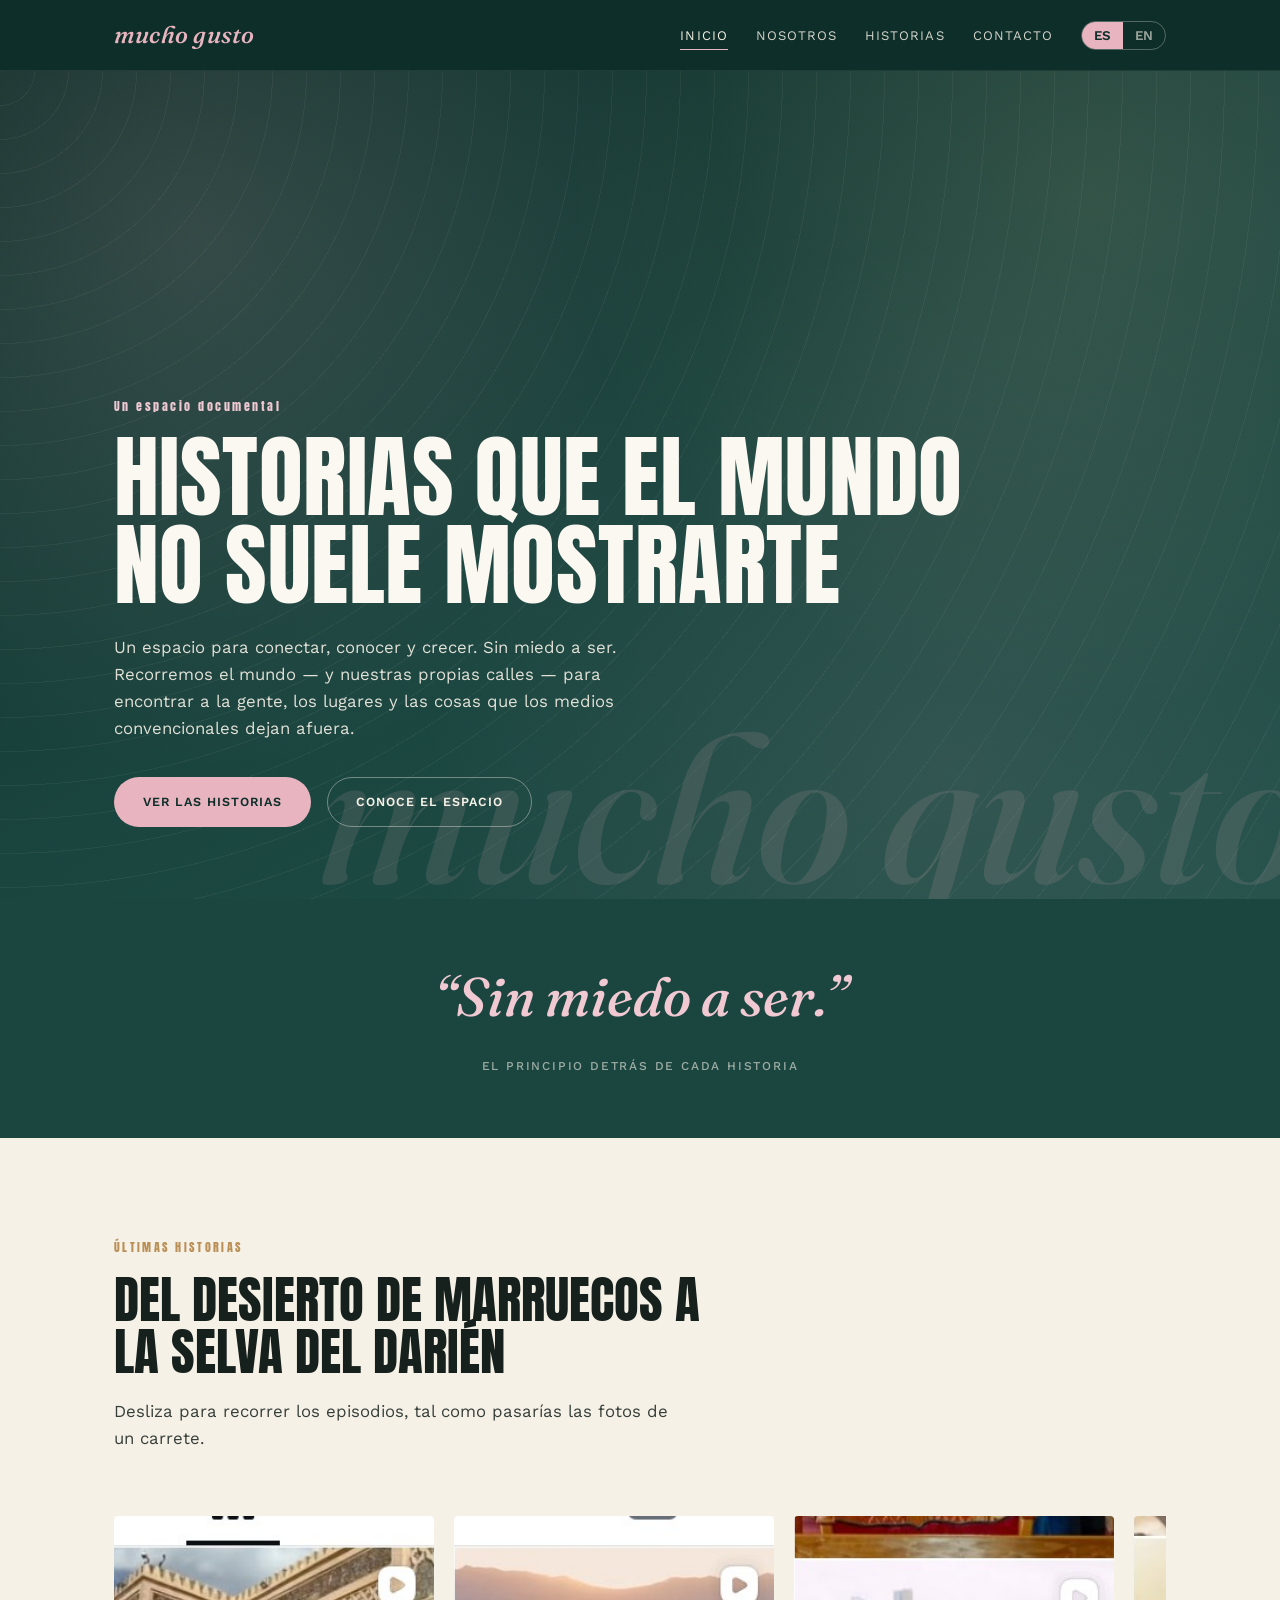
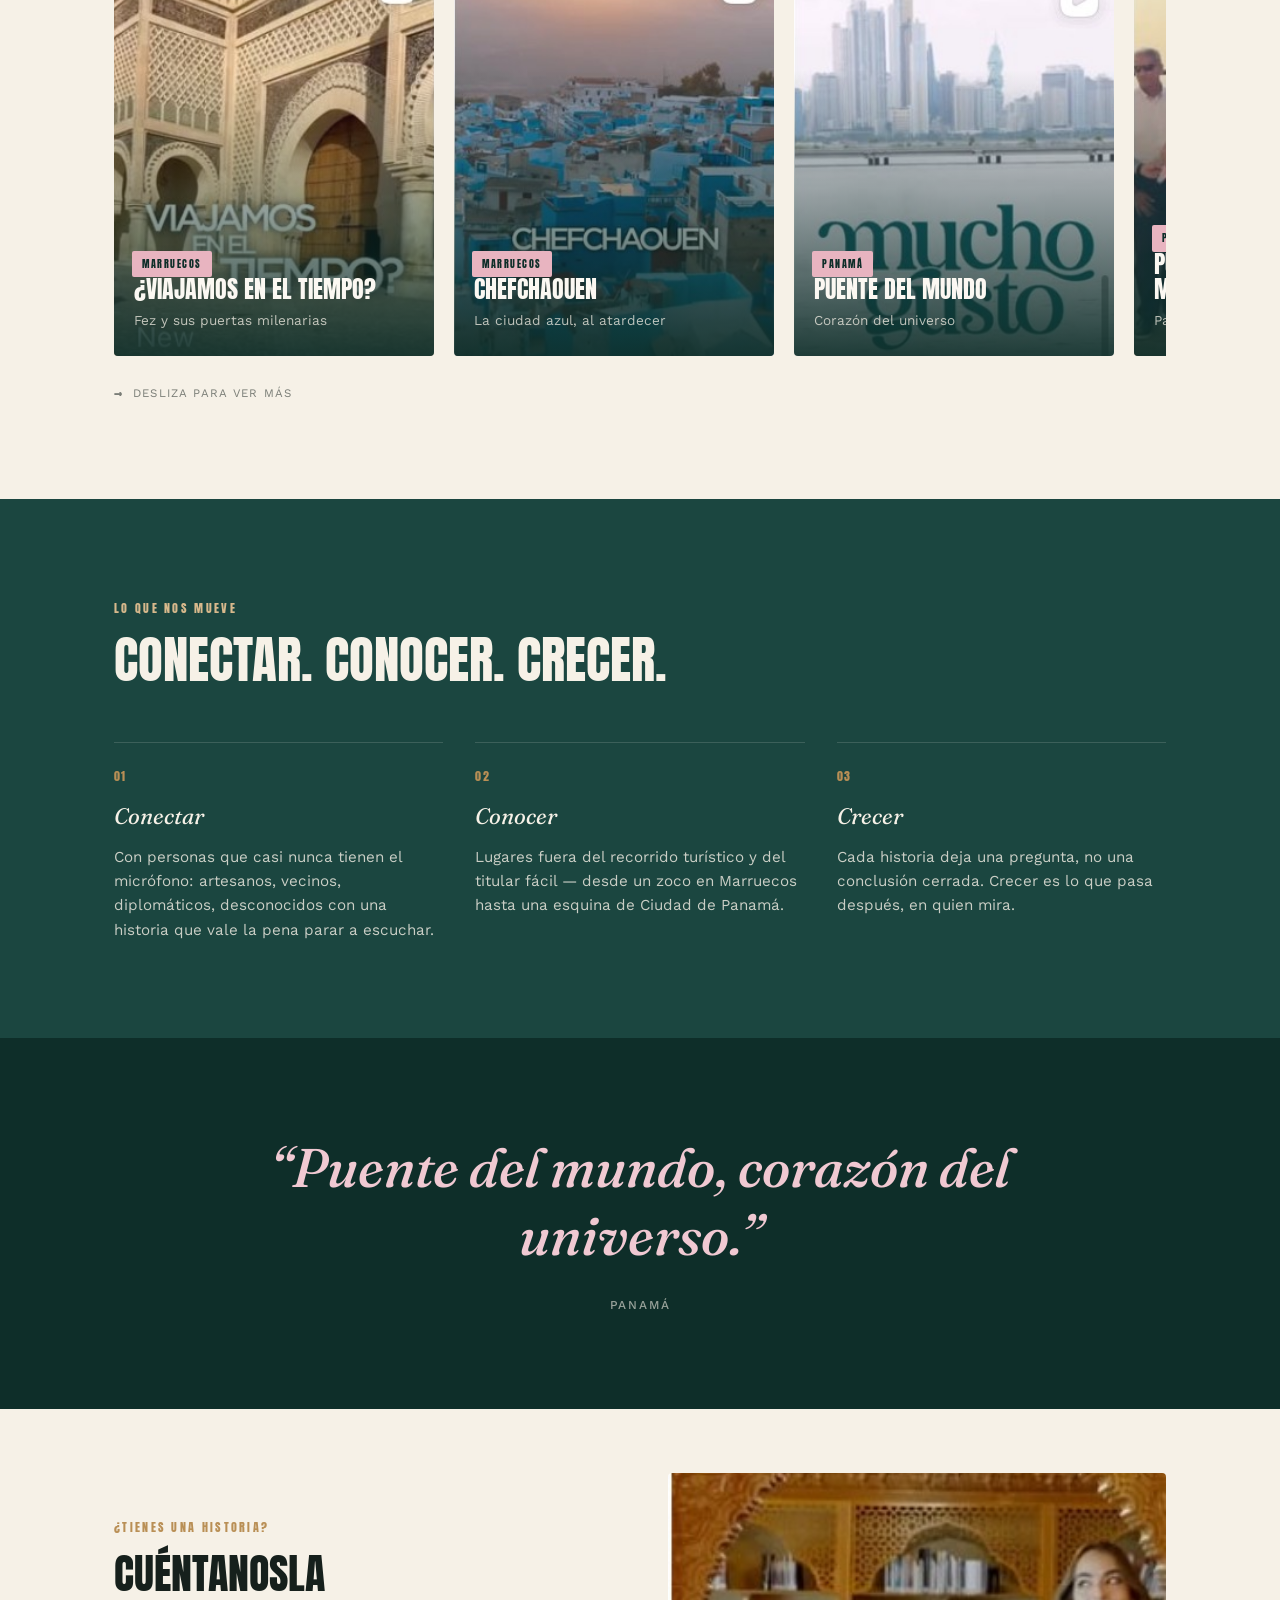
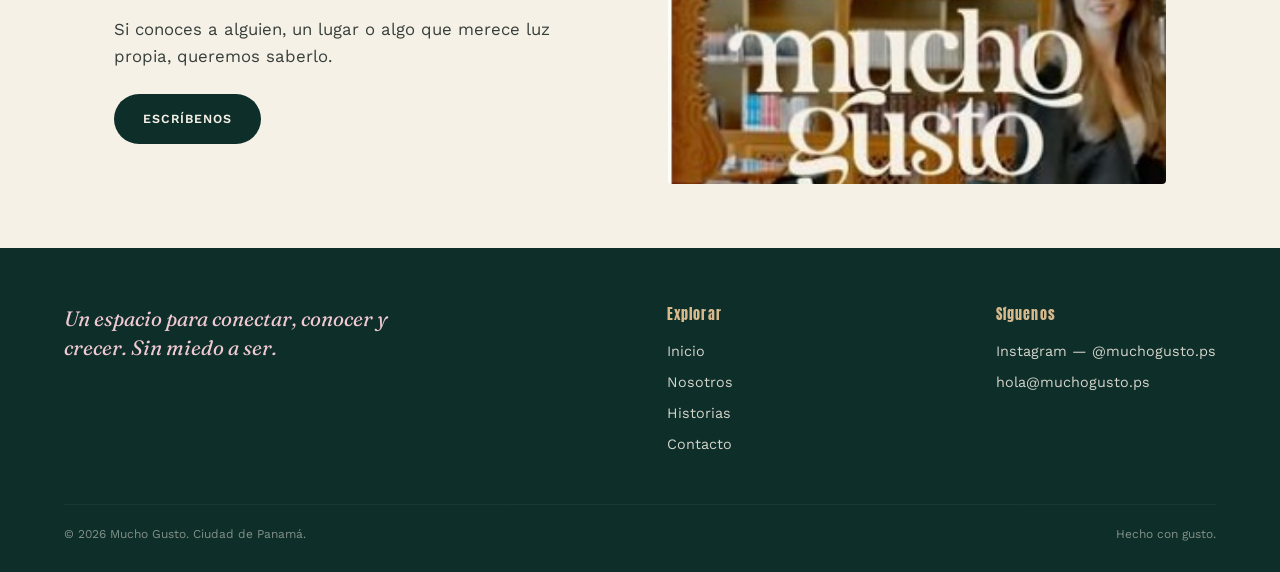
<file: index.html>
<!DOCTYPE html>
<html lang="es">
<head>
<meta charset="UTF-8">
<meta name="viewport" content="width=device-width, initial-scale=1.0">
<title>Mucho Gusto — Un espacio para conectar, conocer y crecer</title>
<meta name="description" content="Mucho Gusto shines a light on people, places and things the way conventional media doesn't.">
<link rel="preconnect" href="https://fonts.googleapis.com">
<link href="https://fonts.googleapis.com/css2?family=Fraunces:ital,wght@0,500;1,500;1,600&family=Anton&family=Work+Sans:wght@400;500;600&display=swap" rel="stylesheet">
<link rel="stylesheet" href="styles.css">
</head>
<body>

<nav class="site-nav">
  <div class="nav-inner">
    <a href="index.html" class="logo-wordmark">mucho gusto</a>
    <ul class="nav-links">
      <li><a href="index.html"><span data-es>Inicio</span><span data-en>Home</span></a></li>
      <li><a href="about.html"><span data-es>Nosotros</span><span data-en>About</span></a></li>
      <li><a href="stories.html"><span data-es>Historias</span><span data-en>Stories</span></a></li>
      <li><a href="contact.html"><span data-es>Contacto</span><span data-en>Contact</span></a></li>
      <li class="lang-toggle">
        <button data-lang="es">ES</button>
        <button data-lang="en">EN</button>
      </li>
    </ul>
    <button class="nav-toggle-btn" aria-label="Menu">&#9776;</button>
  </div>
</nav>

<header class="hero">
  <div class="hero-media hero-brand"></div>
  <span class="hero-watermark">mucho gusto</span>
  <div class="hero-content">
    <span class="eyebrow"><span data-es>Un espacio documental</span><span data-en>A documentary space</span></span>
    <h1 class="hero-headline">
      <span data-es>Historias que el mundo no suele mostrarte</span>
      <span data-en>Stories the world doesn't usually show you</span>
    </h1>
    <p class="hero-sub">
      <span data-es>Un espacio para conectar, conocer y crecer. Sin miedo a ser. Recorremos el mundo — y nuestras propias calles — para encontrar a la gente, los lugares y las cosas que los medios convencionales dejan afuera.</span>
      <span data-en>A space to connect, get to know, and grow. Unafraid to be. We travel the world — and our own streets — to find the people, places, and things conventional media leaves out.</span>
    </p>
    <div class="hero-actions">
      <a href="stories.html" class="btn btn-primary"><span data-es>Ver las historias</span><span data-en>Watch the stories</span></a>
      <a href="about.html" class="btn btn-outline"><span data-es>Conoce el espacio</span><span data-en>Meet the space</span></a>
    </div>
  </div>
</header>

<!-- Quote slide, mirrors her IG solid-color title cards -->
<section class="section-teal section-tight">
  <div class="wrap">
    <p class="quote-slide">
      <span data-es>&ldquo;Sin miedo a ser.&rdquo;</span>
      <span data-en>&ldquo;Unafraid to be.&rdquo;</span>
      <cite><span data-es>El principio detrás de cada historia</span><span data-en>The principle behind every story</span></cite>
    </p>
  </div>
</section>

<!-- Story reel — signature element -->
<section class="section-cream">
  <div class="wrap">
    <div class="section-head">
      <span class="section-eyebrow"><span data-es>Últimas historias</span><span data-en>Latest stories</span></span>
      <h2 class="section-title"><span data-es>Del desierto de Marruecos a la selva del Darién</span><span data-en>From the Moroccan desert to the Darién jungle</span></h2>
      <p class="section-body"><span data-es>Desliza para recorrer los episodios, tal como pasarías las fotos de un carrete.</span><span data-en>Drag to move through episodes, the way you'd flip through a roll of film.</span></p>
    </div>
  </div>
  <div class="reel-wrap wrap">
    <div class="reel">

      <a href="stories.html" class="reel-card" style="background-image:url('ig-gate.jpg');">
        <span class="reel-card-tag">MARRUECOS</span>
        <div class="reel-card-body">
          <h3 class="reel-card-title"><span data-es>¿Viajamos en el tiempo?</span><span data-en>Did we travel through time?</span></h3>
          <p class="reel-card-sub"><span data-es>Fez y sus puertas milenarias</span><span data-en>Fez and its centuries-old gates</span></p>
        </div>
      </a>

      <a href="stories.html" class="reel-card" style="background-image:url('ig-chefchaouen.jpg');">
        <span class="reel-card-tag">MARRUECOS</span>
        <div class="reel-card-body">
          <h3 class="reel-card-title">CHEFCHAOUEN</h3>
          <p class="reel-card-sub"><span data-es>La ciudad azul, al atardecer</span><span data-en>The blue city, at dusk</span></p>
        </div>
      </a>

      <a href="stories.html" class="reel-card" style="background-image:url('ig-skyline-logo.jpg');">
        <span class="reel-card-tag">PANAMÁ</span>
        <div class="reel-card-body">
          <h3 class="reel-card-title"><span data-es>Puente del mundo</span><span data-en>Bridge of the world</span></h3>
          <p class="reel-card-sub"><span data-es>Corazón del universo</span><span data-en>Heart of the universe</span></p>
        </div>
      </a>

      <a href="stories.html" class="reel-card" style="background-image:url('ig-panama-group.jpg');">
        <span class="reel-card-tag">PANAMÁ</span>
        <div class="reel-card-body">
          <h3 class="reel-card-title"><span data-es>Puertas al otro lado del mundo</span><span data-en>Doors to the other side of the world</span></h3>
          <p class="reel-card-sub"><span data-es>Panamá se abre camino</span><span data-en>Panama makes its way out</span></p>
        </div>
      </a>

    </div>
    <p class="reel-hint"><span class="arrow">&#8594;</span><span data-es>Desliza para ver más</span><span data-en>Drag to see more</span></p>
  </div>
</section>

<!-- Three pillars, from the bio: conectar / conocer / crecer -->
<section class="section-teal">
  <div class="wrap">
    <div class="section-head">
      <span class="section-eyebrow"><span data-es>Lo que nos mueve</span><span data-en>What drives us</span></span>
      <h2 class="section-title"><span data-es>Conectar. Conocer. Crecer.</span><span data-en>Connect. Know. Grow.</span></h2>
    </div>
    <div class="grid-3">
      <div class="pillar">
        <span class="pillar-num">01</span>
        <h3 class="pillar-title"><span data-es>Conectar</span><span data-en>Connect</span></h3>
        <p class="pillar-body"><span data-es>Con personas que casi nunca tienen el micrófono: artesanos, vecinos, diplomáticos, desconocidos con una historia que vale la pena parar a escuchar.</span><span data-en>With people who rarely get the mic: artisans, neighbors, diplomats, strangers with a story worth stopping to hear.</span></p>
      </div>
      <div class="pillar">
        <span class="pillar-num">02</span>
        <h3 class="pillar-title"><span data-es>Conocer</span><span data-en>Know</span></h3>
        <p class="pillar-body"><span data-es>Lugares fuera del recorrido turístico y del titular fácil — desde un zoco en Marruecos hasta una esquina de Ciudad de Panamá.</span><span data-en>Places off the tourist trail and the easy headline — from a souk in Morocco to a corner of Panama City.</span></p>
      </div>
      <div class="pillar">
        <span class="pillar-num">03</span>
        <h3 class="pillar-title"><span data-es>Crecer</span><span data-en>Grow</span></h3>
        <p class="pillar-body"><span data-es>Cada historia deja una pregunta, no una conclusión cerrada. Crecer es lo que pasa después, en quien mira.</span><span data-en>Every story leaves a question, not a closed conclusion. Growing is what happens next, in whoever's watching.</span></p>
      </div>
    </div>
  </div>
</section>

<!-- Panama-motto quote, dark -->
<section class="section-dark">
  <div class="wrap">
    <p class="quote-slide">
      <span data-es>&ldquo;Puente del mundo, corazón del universo.&rdquo;</span>
      <span data-en>&ldquo;Bridge of the world, heart of the universe.&rdquo;</span>
      <cite>Panamá</cite>
    </p>
  </div>
</section>

<section class="section-cream section-tight">
  <div class="wrap grid-2">
    <div>
      <span class="section-eyebrow"><span data-es>¿Tienes una historia?</span><span data-en>Got a story?</span></span>
      <h2 class="section-title" style="font-size:clamp(1.8rem,3.6vw,2.6rem)"><span data-es>Cuéntanosla</span><span data-en>Tell us</span></h2>
      <p class="section-body"><span data-es>Si conoces a alguien, un lugar o algo que merece luz propia, queremos saberlo.</span><span data-en>If you know someone, somewhere, or something that deserves its own light, we want to know.</span></p>
      <a href="contact.html" class="btn btn-dark" style="margin-top:24px;"><span data-es>Escríbenos</span><span data-en>Get in touch</span></a>
    </div>
    <div class="media-frame wide" style="background-image:url('ig-riad-portrait.jpg');"></div>
  </div>
</section>

<footer class="site-footer">
  <div class="footer-inner">
    <div>
      <p class="footer-tagline"><span data-es>Un espacio para conectar, conocer y crecer. Sin miedo a ser.</span><span data-en>A space to connect, know, and grow. Unafraid to be.</span></p>
    </div>
    <div class="footer-col">
      <h4><span data-es>Explorar</span><span data-en>Explore</span></h4>
      <a href="index.html"><span data-es>Inicio</span><span data-en>Home</span></a>
      <a href="about.html"><span data-es>Nosotros</span><span data-en>About</span></a>
      <a href="stories.html"><span data-es>Historias</span><span data-en>Stories</span></a>
      <a href="contact.html"><span data-es>Contacto</span><span data-en>Contact</span></a>
    </div>
    <div class="footer-col">
      <h4><span data-es>Síguenos</span><span data-en>Follow</span></h4>
      <a href="https://www.instagram.com/muchogusto.ps/" target="_blank" rel="noopener">Instagram — @muchogusto.ps</a>
      <a href="mailto:hola@muchogusto.ps">hola@muchogusto.ps</a>
    </div>
  </div>
  <div class="footer-bottom">
    <span>&copy; 2026 Mucho Gusto. <span data-es>Ciudad de Panamá.</span><span data-en>Panama City.</span></span>
    <span data-es>Hecho con gusto.</span><span data-en>Made with gusto.</span>
  </div>
</footer>

<script src="main.js"></script>
</body>
</html>
</file>
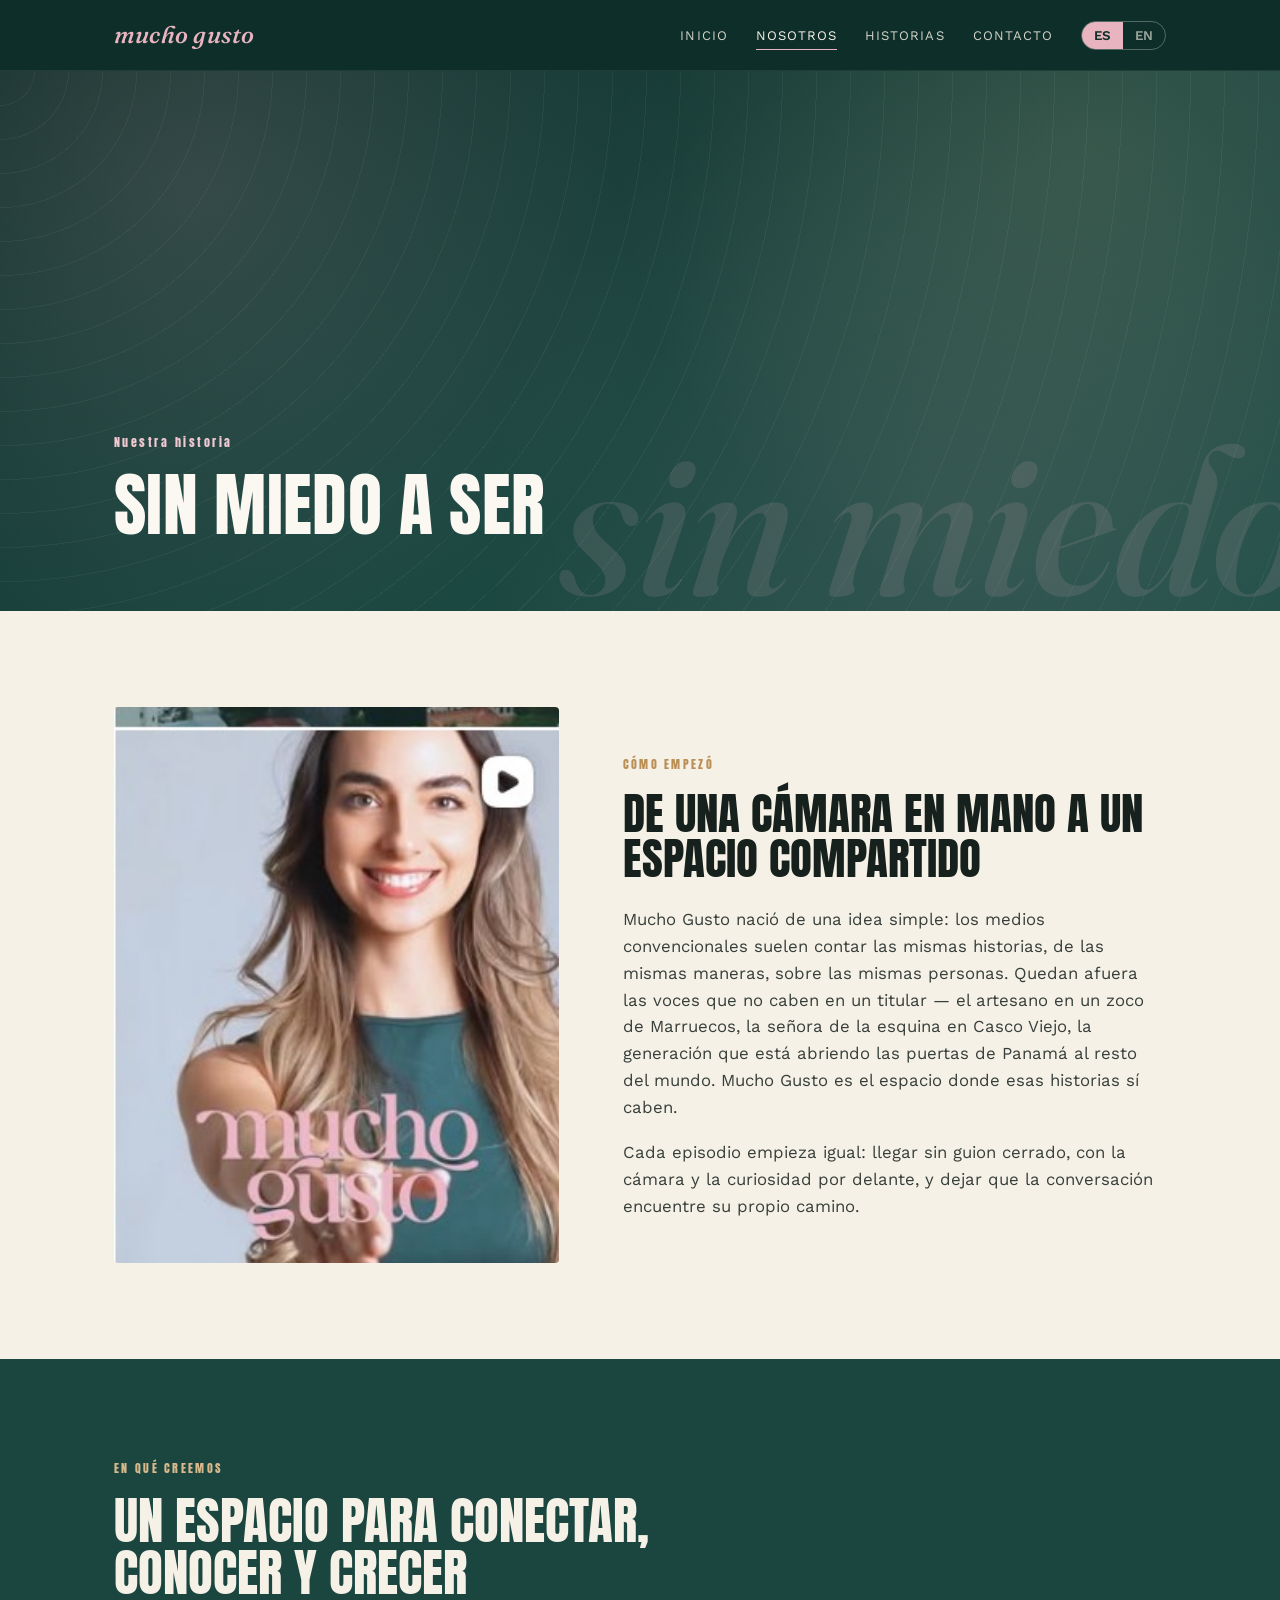
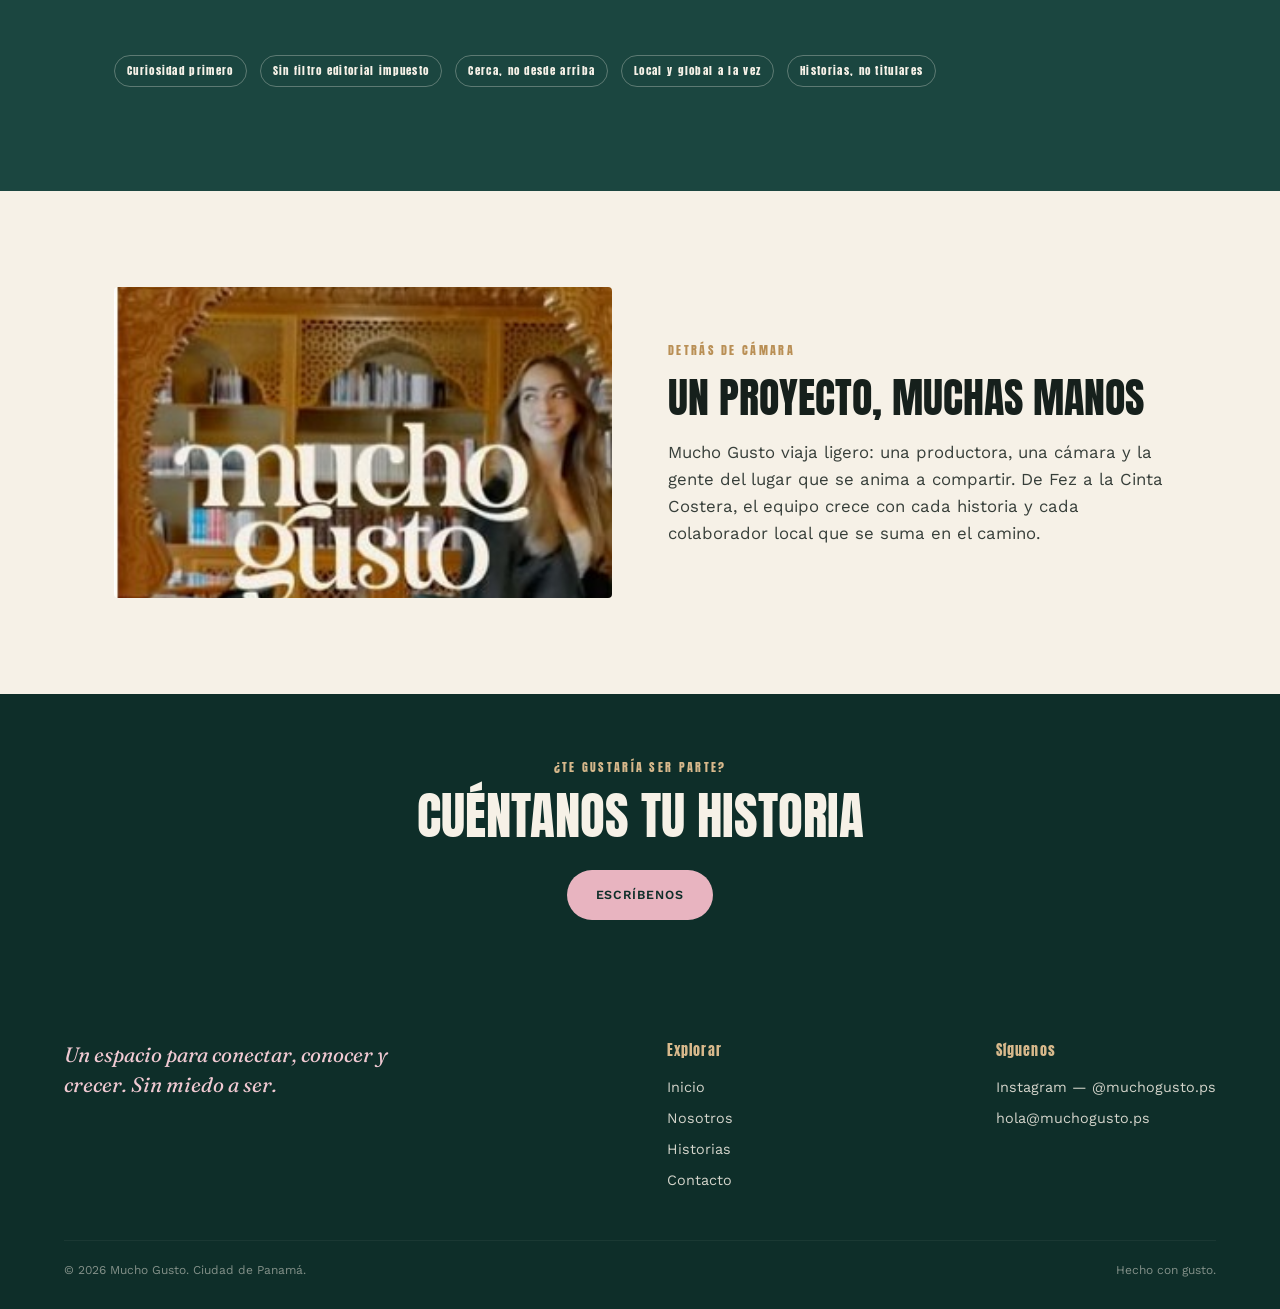
<file: about.html>
<!DOCTYPE html>
<html lang="es">
<head>
<meta charset="UTF-8">
<meta name="viewport" content="width=device-width, initial-scale=1.0">
<title>Nosotros — Mucho Gusto</title>
<link rel="preconnect" href="https://fonts.googleapis.com">
<link href="https://fonts.googleapis.com/css2?family=Fraunces:ital,wght@0,500;1,500;1,600&family=Anton&family=Work+Sans:wght@400;500;600&display=swap" rel="stylesheet">
<link rel="stylesheet" href="styles.css">
</head>
<body>

<nav class="site-nav">
  <div class="nav-inner">
    <a href="index.html" class="logo-wordmark">mucho gusto</a>
    <ul class="nav-links">
      <li><a href="index.html"><span data-es>Inicio</span><span data-en>Home</span></a></li>
      <li><a href="about.html"><span data-es>Nosotros</span><span data-en>About</span></a></li>
      <li><a href="stories.html"><span data-es>Historias</span><span data-en>Stories</span></a></li>
      <li><a href="contact.html"><span data-es>Contacto</span><span data-en>Contact</span></a></li>
      <li class="lang-toggle">
        <button data-lang="es">ES</button>
        <button data-lang="en">EN</button>
      </li>
    </ul>
    <button class="nav-toggle-btn" aria-label="Menu">&#9776;</button>
  </div>
</nav>

<header class="hero" style="min-height:60vh;">
  <div class="hero-media hero-brand"></div>
  <span class="hero-watermark"><span data-es>sin miedo</span><span data-en>unafraid</span></span>
  <div class="hero-content">
    <span class="eyebrow"><span data-es>Nuestra historia</span><span data-en>Our story</span></span>
    <h1 class="hero-headline" style="font-size:clamp(2.2rem,6vw,4.4rem);"><span data-es>Sin miedo a ser</span><span data-en>Unafraid to be</span></h1>
  </div>
</header>

<section class="section-cream">
  <div class="wrap founder-block">
    <div class="media-frame" style="background-image:url('ig-vali-portrait.jpg');"></div>
    <div>
      <span class="section-eyebrow"><span data-es>Cómo empezó</span><span data-en>How it started</span></span>
      <h2 class="section-title" style="font-size:clamp(1.8rem,3.6vw,2.8rem);"><span data-es>De una cámara en mano a un espacio compartido</span><span data-en>From a camera in hand to a shared space</span></h2>
      <p class="section-body" style="max-width:100%;margin-top:24px;">
        <span data-es>Mucho Gusto nació de una idea simple: los medios convencionales suelen contar las mismas historias, de las mismas maneras, sobre las mismas personas. Quedan afuera las voces que no caben en un titular — el artesano en un zoco de Marruecos, la señora de la esquina en Casco Viejo, la generación que está abriendo las puertas de Panamá al resto del mundo. Mucho Gusto es el espacio donde esas historias sí caben.</span>
        <span data-en>Mucho Gusto started from a simple idea: conventional media tends to tell the same stories, in the same ways, about the same people. Left out are the voices that don't fit a headline — the artisan in a Moroccan souk, the woman on the corner in Casco Viejo, the generation opening Panama's doors to the rest of the world. Mucho Gusto is the space where those stories fit.</span>
      </p>
      <p class="section-body" style="max-width:100%;margin-top:18px;">
        <span data-es>Cada episodio empieza igual: llegar sin guion cerrado, con la cámara y la curiosidad por delante, y dejar que la conversación encuentre su propio camino.</span>
        <span data-en>Every episode starts the same way: arriving without a fixed script, camera and curiosity leading, and letting the conversation find its own way.</span>
      </p>
    </div>
  </div>
</section>

<section class="section-teal">
  <div class="wrap">
    <div class="section-head">
      <span class="section-eyebrow"><span data-es>En qué creemos</span><span data-en>What we believe</span></span>
      <h2 class="section-title"><span data-es>Un espacio para conectar, conocer y crecer</span><span data-en>A space to connect, know, and grow</span></h2>
    </div>
    <div>
      <span class="value-tag"><span data-es>Curiosidad primero</span><span data-en>Curiosity first</span></span>
      <span class="value-tag"><span data-es>Sin filtro editorial impuesto</span><span data-en>No imposed editorial filter</span></span>
      <span class="value-tag"><span data-es>Cerca, no desde arriba</span><span data-en>Up close, not from above</span></span>
      <span class="value-tag"><span data-es>Local y global a la vez</span><span data-en>Local and global at once</span></span>
      <span class="value-tag"><span data-es>Historias, no titulares</span><span data-en>Stories, not headlines</span></span>
    </div>
  </div>
</section>

<section class="section-cream">
  <div class="wrap grid-2">
    <div class="media-frame wide" style="background-image:url('ig-riad-portrait.jpg');"></div>
    <div>
      <span class="section-eyebrow"><span data-es>Detrás de cámara</span><span data-en>Behind the camera</span></span>
      <h2 class="section-title" style="font-size:clamp(1.8rem,3.6vw,2.6rem);"><span data-es>Un proyecto, muchas manos</span><span data-en>One project, many hands</span></h2>
      <p class="section-body">
        <span data-es>Mucho Gusto viaja ligero: una productora, una cámara y la gente del lugar que se anima a compartir. De Fez a la Cinta Costera, el equipo crece con cada historia y cada colaborador local que se suma en el camino.</span>
        <span data-en>Mucho Gusto travels light: one producer, one camera, and the local people willing to share. From Fez to the Cinta Costera, the team grows with every story and every local collaborator who joins along the way.</span>
      </p>
    </div>
  </div>
</section>

<section class="section-dark section-tight">
  <div class="wrap" style="text-align:center;">
    <span class="section-eyebrow" style="display:block;"><span data-es>¿Te gustaría ser parte?</span><span data-en>Want to be part of it?</span></span>
    <h2 class="section-title" style="margin-top:14px;"><span data-es>Cuéntanos tu historia</span><span data-en>Tell us your story</span></h2>
    <a href="contact.html" class="btn btn-primary" style="margin-top:28px;"><span data-es>Escríbenos</span><span data-en>Get in touch</span></a>
  </div>
</section>

<footer class="site-footer">
  <div class="footer-inner">
    <div>
      <p class="footer-tagline"><span data-es>Un espacio para conectar, conocer y crecer. Sin miedo a ser.</span><span data-en>A space to connect, know, and grow. Unafraid to be.</span></p>
    </div>
    <div class="footer-col">
      <h4><span data-es>Explorar</span><span data-en>Explore</span></h4>
      <a href="index.html"><span data-es>Inicio</span><span data-en>Home</span></a>
      <a href="about.html"><span data-es>Nosotros</span><span data-en>About</span></a>
      <a href="stories.html"><span data-es>Historias</span><span data-en>Stories</span></a>
      <a href="contact.html"><span data-es>Contacto</span><span data-en>Contact</span></a>
    </div>
    <div class="footer-col">
      <h4><span data-es>Síguenos</span><span data-en>Follow</span></h4>
      <a href="https://www.instagram.com/muchogusto.ps/" target="_blank" rel="noopener">Instagram — @muchogusto.ps</a>
      <a href="mailto:hola@muchogusto.ps">hola@muchogusto.ps</a>
    </div>
  </div>
  <div class="footer-bottom">
    <span>&copy; 2026 Mucho Gusto. <span data-es>Ciudad de Panamá.</span><span data-en>Panama City.</span></span>
    <span data-es>Hecho con gusto.</span><span data-en>Made with gusto.</span>
  </div>
</footer>

<script src="main.js"></script>
</body>
</html>
</file>
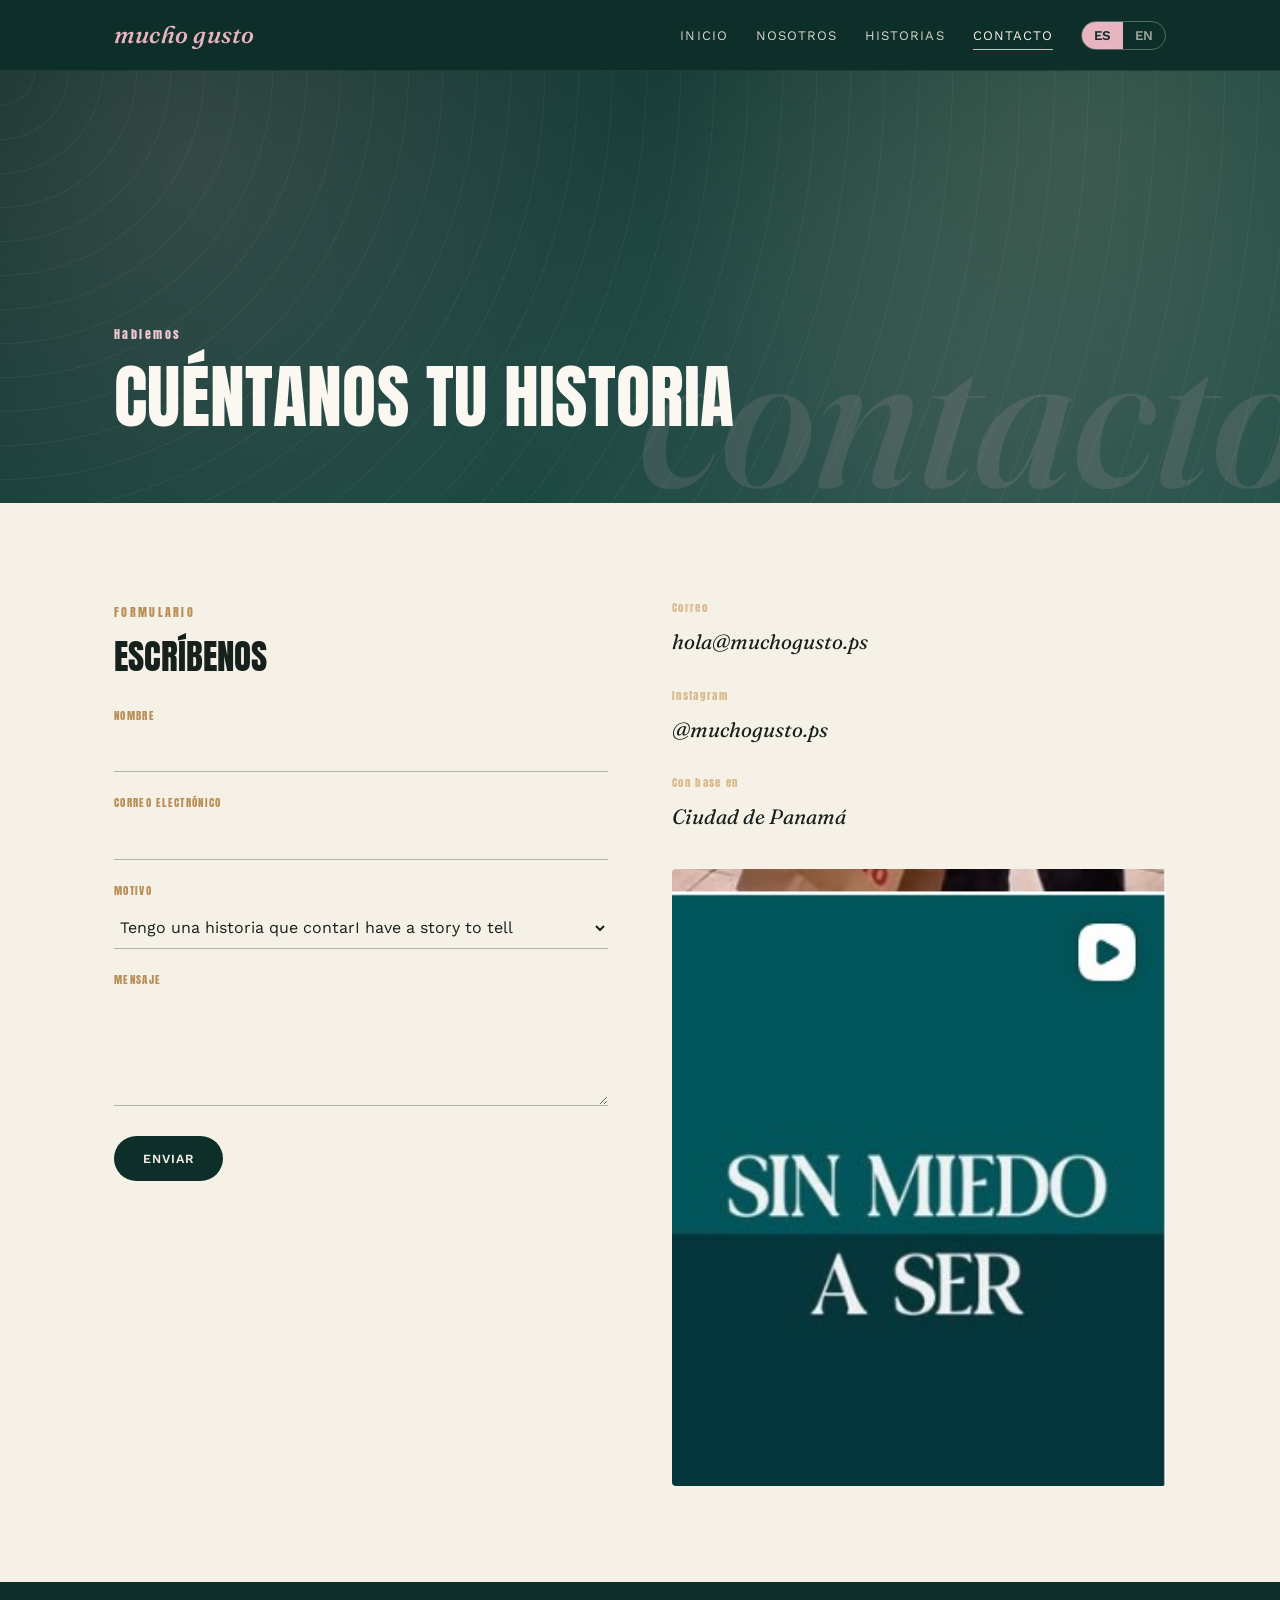
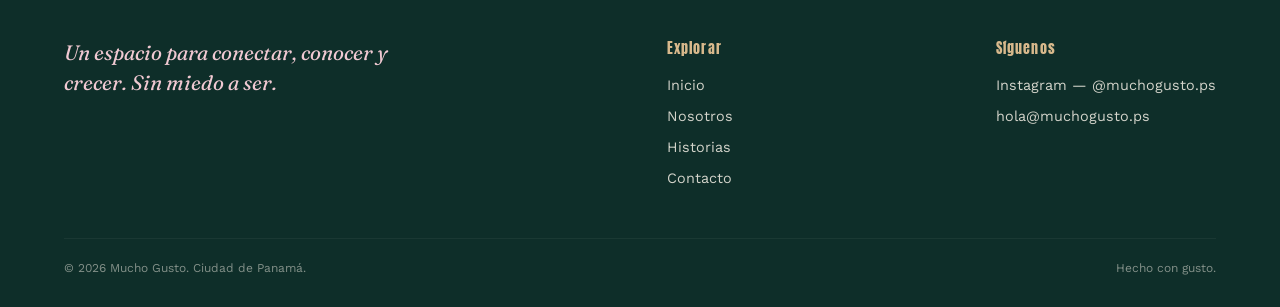
<file: contact.html>
<!DOCTYPE html>
<html lang="es">
<head>
<meta charset="UTF-8">
<meta name="viewport" content="width=device-width, initial-scale=1.0">
<title>Contacto — Mucho Gusto</title>
<link rel="preconnect" href="https://fonts.googleapis.com">
<link href="https://fonts.googleapis.com/css2?family=Fraunces:ital,wght@0,500;1,500;1,600&family=Anton&family=Work+Sans:wght@400;500;600&display=swap" rel="stylesheet">
<link rel="stylesheet" href="styles.css">
</head>
<body>

<nav class="site-nav">
  <div class="nav-inner">
    <a href="index.html" class="logo-wordmark">mucho gusto</a>
    <ul class="nav-links">
      <li><a href="index.html"><span data-es>Inicio</span><span data-en>Home</span></a></li>
      <li><a href="about.html"><span data-es>Nosotros</span><span data-en>About</span></a></li>
      <li><a href="stories.html"><span data-es>Historias</span><span data-en>Stories</span></a></li>
      <li><a href="contact.html"><span data-es>Contacto</span><span data-en>Contact</span></a></li>
      <li class="lang-toggle">
        <button data-lang="es">ES</button>
        <button data-lang="en">EN</button>
      </li>
    </ul>
    <button class="nav-toggle-btn" aria-label="Menu">&#9776;</button>
  </div>
</nav>

<header class="hero" style="min-height:48vh;">
  <div class="hero-media hero-brand"></div>
  <span class="hero-watermark"><span data-es>contacto</span><span data-en>contact</span></span>
  <div class="hero-content">
    <span class="eyebrow"><span data-es>Hablemos</span><span data-en>Let's talk</span></span>
    <h1 class="hero-headline" style="font-size:clamp(2.2rem,6vw,4.4rem);"><span data-es>Cuéntanos tu historia</span><span data-en>Tell us your story</span></h1>
  </div>
</header>

<section class="section-cream">
  <div class="wrap contact-grid">

    <div>
      <span class="section-eyebrow"><span data-es>Formulario</span><span data-en>Form</span></span>
      <h2 class="section-title" style="font-size:clamp(1.6rem,3.2vw,2.2rem);margin-bottom:32px;"><span data-es>Escríbenos</span><span data-en>Get in touch</span></h2>

      <form id="contact-form">
        <div class="field">
          <label for="name"><span data-es>Nombre</span><span data-en>Name</span></label>
          <input type="text" id="name" name="name" required>
        </div>
        <div class="field">
          <label for="email"><span data-es>Correo electrónico</span><span data-en>Email</span></label>
          <input type="email" id="email" name="email" required>
        </div>
        <div class="field">
          <label for="reason"><span data-es>Motivo</span><span data-en>Reason</span></label>
          <select id="reason" name="reason">
            <option><span data-es>Tengo una historia que contar</span><span data-en>I have a story to tell</span></option>
            <option><span data-es>Colaboraciones y marcas</span><span data-en>Collaborations & brands</span></option>
            <option><span data-es>Prensa</span><span data-en>Press</span></option>
            <option><span data-es>Otro</span><span data-en>Other</span></option>
          </select>
        </div>
        <div class="field">
          <label for="message"><span data-es>Mensaje</span><span data-en>Message</span></label>
          <textarea id="message" name="message" required></textarea>
        </div>
        <button type="submit" class="btn btn-dark"><span data-es>Enviar</span><span data-en>Send</span></button>
      </form>
    </div>

    <div>
      <div class="contact-info-item">
        <h4><span data-es>Correo</span><span data-en>Email</span></h4>
        <a href="mailto:hola@muchogusto.ps">hola@muchogusto.ps</a>
      </div>
      <div class="contact-info-item">
        <h4>Instagram</h4>
        <a href="https://www.instagram.com/muchogusto.ps/" target="_blank" rel="noopener">@muchogusto.ps</a>
      </div>
      <div class="contact-info-item">
        <h4><span data-es>Con base en</span><span data-en>Based in</span></h4>
        <p><span data-es>Ciudad de Panamá</span><span data-en>Panama City</span></p>
      </div>
      <div class="media-frame" style="margin-top:36px;background-image:url('ig-sin-miedo.jpg');"></div>
    </div>

  </div>
</section>

<footer class="site-footer">
  <div class="footer-inner">
    <div>
      <p class="footer-tagline"><span data-es>Un espacio para conectar, conocer y crecer. Sin miedo a ser.</span><span data-en>A space to connect, know, and grow. Unafraid to be.</span></p>
    </div>
    <div class="footer-col">
      <h4><span data-es>Explorar</span><span data-en>Explore</span></h4>
      <a href="index.html"><span data-es>Inicio</span><span data-en>Home</span></a>
      <a href="about.html"><span data-es>Nosotros</span><span data-en>About</span></a>
      <a href="stories.html"><span data-es>Historias</span><span data-en>Stories</span></a>
      <a href="contact.html"><span data-es>Contacto</span><span data-en>Contact</span></a>
    </div>
    <div class="footer-col">
      <h4><span data-es>Síguenos</span><span data-en>Follow</span></h4>
      <a href="https://www.instagram.com/muchogusto.ps/" target="_blank" rel="noopener">Instagram — @muchogusto.ps</a>
      <a href="mailto:hola@muchogusto.ps">hola@muchogusto.ps</a>
    </div>
  </div>
  <div class="footer-bottom">
    <span>&copy; 2026 Mucho Gusto. <span data-es>Ciudad de Panamá.</span><span data-en>Panama City.</span></span>
    <span data-es>Hecho con gusto.</span><span data-en>Made with gusto.</span>
  </div>
</footer>

<script src="main.js"></script>
</body>
</html>
</file>
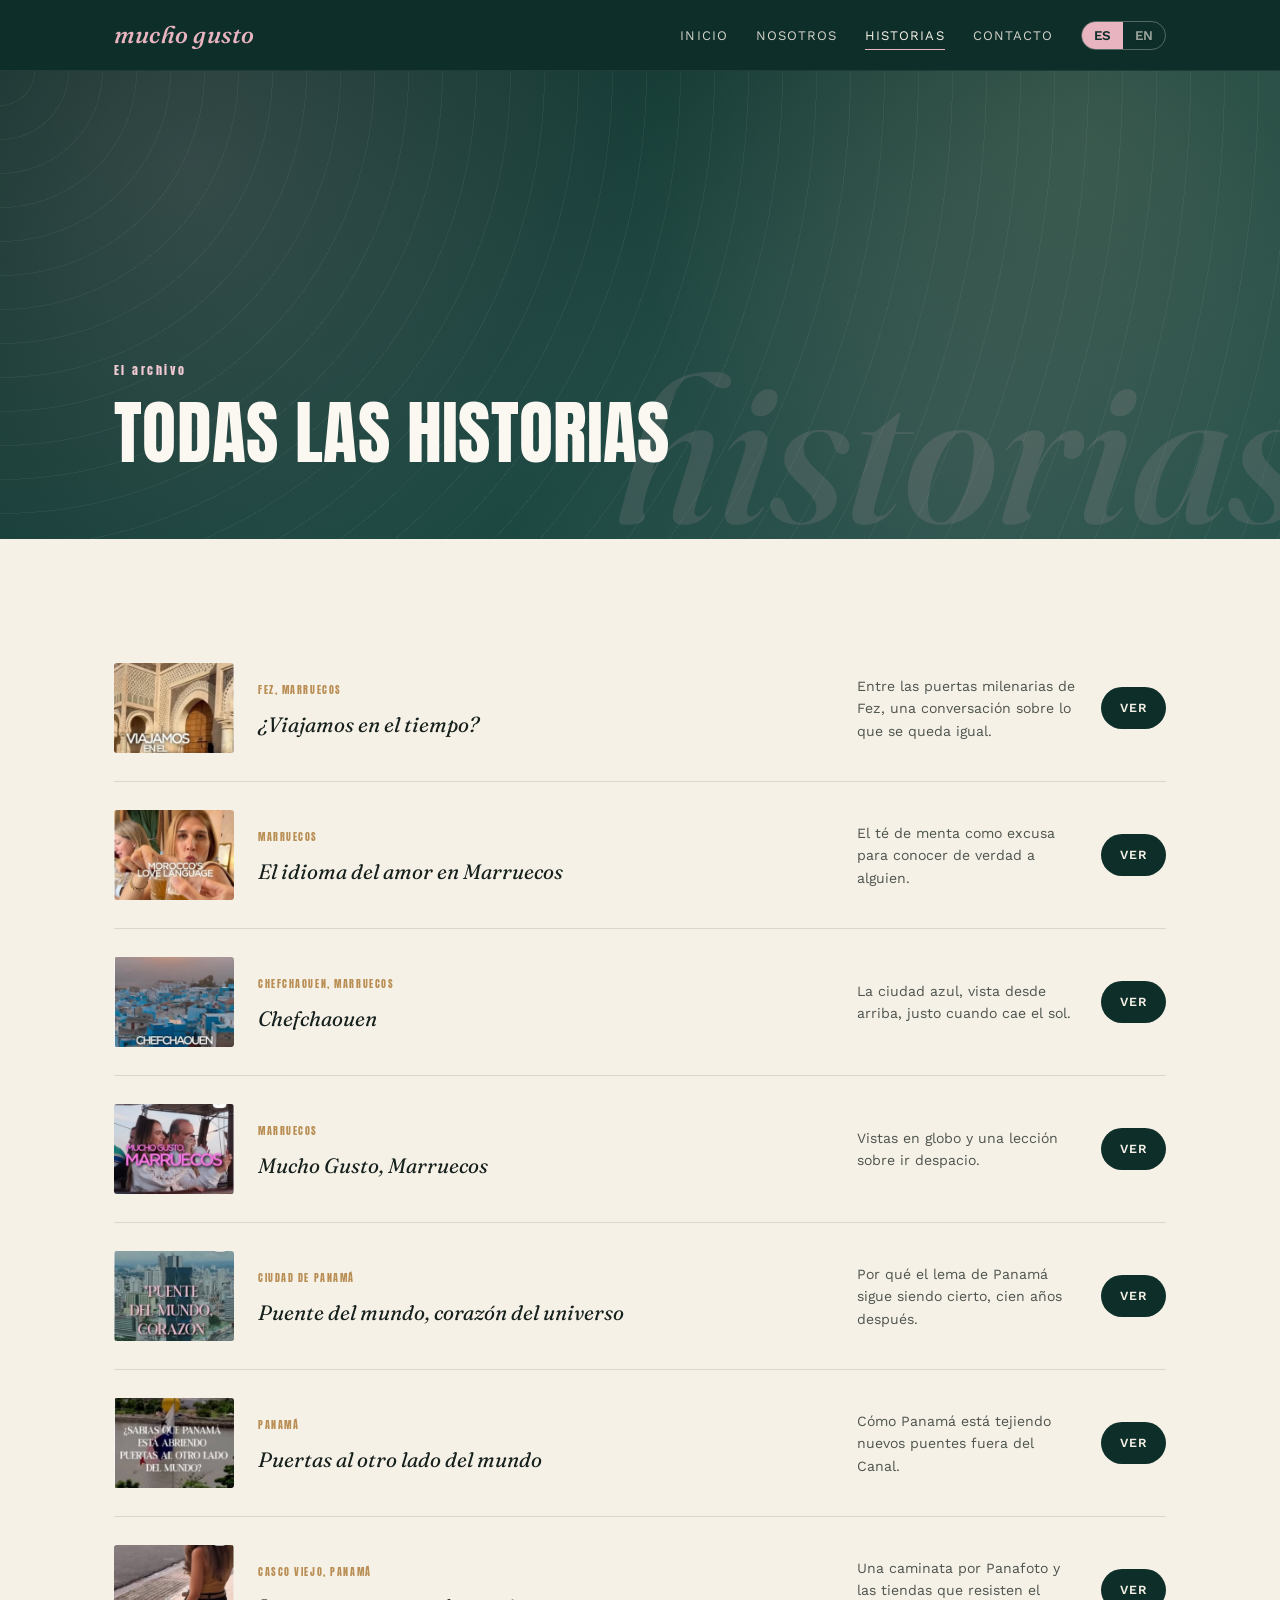
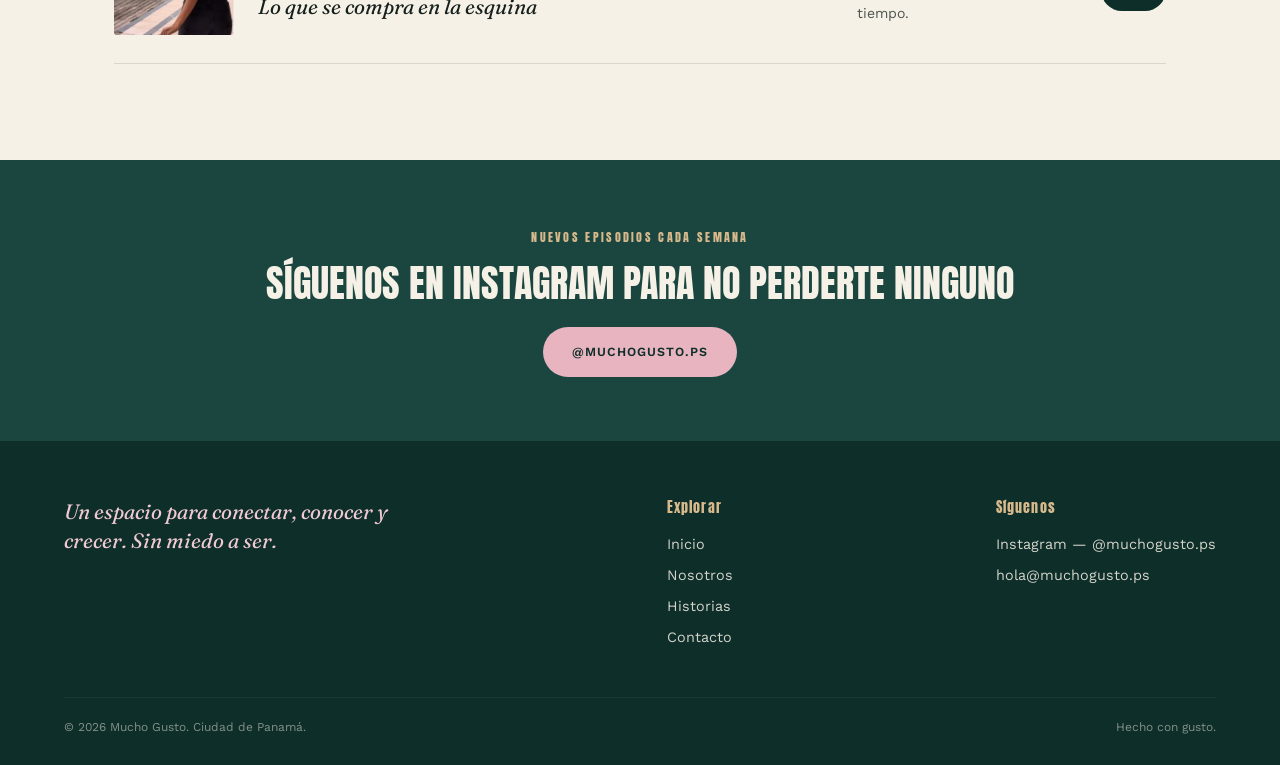
<file: stories.html>
<!DOCTYPE html>
<html lang="es">
<head>
<meta charset="UTF-8">
<meta name="viewport" content="width=device-width, initial-scale=1.0">
<title>Historias — Mucho Gusto</title>
<link rel="preconnect" href="https://fonts.googleapis.com">
<link href="https://fonts.googleapis.com/css2?family=Fraunces:ital,wght@0,500;1,500;1,600&family=Anton&family=Work+Sans:wght@400;500;600&display=swap" rel="stylesheet">
<link rel="stylesheet" href="styles.css">
</head>
<body>

<nav class="site-nav">
  <div class="nav-inner">
    <a href="index.html" class="logo-wordmark">mucho gusto</a>
    <ul class="nav-links">
      <li><a href="index.html"><span data-es>Inicio</span><span data-en>Home</span></a></li>
      <li><a href="about.html"><span data-es>Nosotros</span><span data-en>About</span></a></li>
      <li><a href="stories.html"><span data-es>Historias</span><span data-en>Stories</span></a></li>
      <li><a href="contact.html"><span data-es>Contacto</span><span data-en>Contact</span></a></li>
      <li class="lang-toggle">
        <button data-lang="es">ES</button>
        <button data-lang="en">EN</button>
      </li>
    </ul>
    <button class="nav-toggle-btn" aria-label="Menu">&#9776;</button>
  </div>
</nav>

<header class="hero" style="min-height:52vh;">
  <div class="hero-media hero-brand"></div>
  <span class="hero-watermark"><span data-es>historias</span><span data-en>stories</span></span>
  <div class="hero-content">
    <span class="eyebrow"><span data-es>El archivo</span><span data-en>The archive</span></span>
    <h1 class="hero-headline" style="font-size:clamp(2.2rem,6vw,4.4rem);"><span data-es>Todas las historias</span><span data-en>All the stories</span></h1>
  </div>
</header>

<section class="section-cream">
  <div class="wrap">

    <div class="story-list">

      <a href="#" class="story-row">
        <div class="story-thumb"><div style="background-image:url('ig-gate.jpg');"></div></div>
        <div class="story-info">
          <span class="story-loc">FEZ, MARRUECOS</span>
          <h3 class="story-title"><span data-es>¿Viajamos en el tiempo?</span><span data-en>Did we travel through time?</span></h3>
        </div>
        <p class="story-desc"><span data-es>Entre las puertas milenarias de Fez, una conversación sobre lo que se queda igual.</span><span data-en>Among the centuries-old gates of Fez, a conversation about what stays the same.</span></p>
        <span class="btn btn-dark" style="padding:10px 18px;"><span data-es>Ver</span><span data-en>Watch</span></span>
      </a>

      <a href="#" class="story-row">
        <div class="story-thumb"><div style="background-image:url('ig-tea.jpg');"></div></div>
        <div class="story-info">
          <span class="story-loc">MARRUECOS</span>
          <h3 class="story-title"><span data-es>El idioma del amor en Marruecos</span><span data-en>Morocco's love language</span></h3>
        </div>
        <p class="story-desc"><span data-es>El té de menta como excusa para conocer de verdad a alguien.</span><span data-en>Mint tea as an excuse to really get to know someone.</span></p>
        <span class="btn btn-dark" style="padding:10px 18px;"><span data-es>Ver</span><span data-en>Watch</span></span>
      </a>

      <a href="#" class="story-row">
        <div class="story-thumb"><div style="background-image:url('ig-chefchaouen.jpg');"></div></div>
        <div class="story-info">
          <span class="story-loc">CHEFCHAOUEN, MARRUECOS</span>
          <h3 class="story-title">Chefchaouen</h3>
        </div>
        <p class="story-desc"><span data-es>La ciudad azul, vista desde arriba, justo cuando cae el sol.</span><span data-en>The blue city, seen from above, right as the sun goes down.</span></p>
        <span class="btn btn-dark" style="padding:10px 18px;"><span data-es>Ver</span><span data-en>Watch</span></span>
      </a>

      <a href="#" class="story-row">
        <div class="story-thumb"><div style="background-image:url('ig-balloon.jpg');"></div></div>
        <div class="story-info">
          <span class="story-loc">MARRUECOS</span>
          <h3 class="story-title"><span data-es>Mucho Gusto, Marruecos</span><span data-en>Mucho Gusto, Morocco</span></h3>
        </div>
        <p class="story-desc"><span data-es>Vistas en globo y una lección sobre ir despacio.</span><span data-en>Views from a hot-air balloon, and a lesson in slowing down.</span></p>
        <span class="btn btn-dark" style="padding:10px 18px;"><span data-es>Ver</span><span data-en>Watch</span></span>
      </a>

      <a href="#" class="story-row">
        <div class="story-thumb"><div style="background-image:url('ig-puente-quote.jpg');"></div></div>
        <div class="story-info">
          <span class="story-loc">CIUDAD DE PANAMÁ</span>
          <h3 class="story-title"><span data-es>Puente del mundo, corazón del universo</span><span data-en>Bridge of the world, heart of the universe</span></h3>
        </div>
        <p class="story-desc"><span data-es>Por qué el lema de Panamá sigue siendo cierto, cien años después.</span><span data-en>Why Panama's motto still holds true, a century later.</span></p>
        <span class="btn btn-dark" style="padding:10px 18px;"><span data-es>Ver</span><span data-en>Watch</span></span>
      </a>

      <a href="#" class="story-row">
        <div class="story-thumb"><div style="background-image:url('ig-panama-flag.jpg');"></div></div>
        <div class="story-info">
          <span class="story-loc">PANAMÁ</span>
          <h3 class="story-title"><span data-es>Puertas al otro lado del mundo</span><span data-en>Doors to the other side of the world</span></h3>
        </div>
        <p class="story-desc"><span data-es>Cómo Panamá está tejiendo nuevos puentes fuera del Canal.</span><span data-en>How Panama is building new bridges beyond the Canal.</span></p>
        <span class="btn btn-dark" style="padding:10px 18px;"><span data-es>Ver</span><span data-en>Watch</span></span>
      </a>

      <a href="#" class="story-row">
        <div class="story-thumb"><div style="background-image:url('ig-panafoto-street.jpg');"></div></div>
        <div class="story-info">
          <span class="story-loc">CASCO VIEJO, PANAMÁ</span>
          <h3 class="story-title"><span data-es>Lo que se compra en la esquina</span><span data-en>What you buy on the corner</span></h3>
        </div>
        <p class="story-desc"><span data-es>Una caminata por Panafoto y las tiendas que resisten el tiempo.</span><span data-en>A walk through Panafoto and the shops that resist time.</span></p>
        <span class="btn btn-dark" style="padding:10px 18px;"><span data-es>Ver</span><span data-en>Watch</span></span>
      </a>

    </div>

  </div>
</section>

<section class="section-teal section-tight" style="text-align:center;">
  <div class="wrap">
    <span class="section-eyebrow"><span data-es>Nuevos episodios cada semana</span><span data-en>New episodes weekly</span></span>
    <h2 class="section-title" style="margin-top:14px;font-size:clamp(1.6rem,3.4vw,2.4rem);"><span data-es>Síguenos en Instagram para no perderte ninguno</span><span data-en>Follow along on Instagram so you never miss one</span></h2>
    <a href="https://www.instagram.com/muchogusto.ps/" target="_blank" rel="noopener" class="btn btn-primary" style="margin-top:24px;">@muchogusto.ps</a>
  </div>
</section>

<footer class="site-footer">
  <div class="footer-inner">
    <div>
      <p class="footer-tagline"><span data-es>Un espacio para conectar, conocer y crecer. Sin miedo a ser.</span><span data-en>A space to connect, know, and grow. Unafraid to be.</span></p>
    </div>
    <div class="footer-col">
      <h4><span data-es>Explorar</span><span data-en>Explore</span></h4>
      <a href="index.html"><span data-es>Inicio</span><span data-en>Home</span></a>
      <a href="about.html"><span data-es>Nosotros</span><span data-en>About</span></a>
      <a href="stories.html"><span data-es>Historias</span><span data-en>Stories</span></a>
      <a href="contact.html"><span data-es>Contacto</span><span data-en>Contact</span></a>
    </div>
    <div class="footer-col">
      <h4><span data-es>Síguenos</span><span data-en>Follow</span></h4>
      <a href="https://www.instagram.com/muchogusto.ps/" target="_blank" rel="noopener">Instagram — @muchogusto.ps</a>
      <a href="mailto:hola@muchogusto.ps">hola@muchogusto.ps</a>
    </div>
  </div>
  <div class="footer-bottom">
    <span>&copy; 2026 Mucho Gusto. <span data-es>Ciudad de Panamá.</span><span data-en>Panama City.</span></span>
    <span data-es>Hecho con gusto.</span><span data-en>Made with gusto.</span>
  </div>
</footer>

<script src="main.js"></script>
</body>
</html>
</file>
<file: styles.css>
/* ===================================================
   MUCHO GUSTO — design tokens
   =================================================== */
:root{
  --teal-950:#0E2E29;
  --teal-800:#1B4640;
  --teal-700:#204F48;
  --teal-600:#2B6259;
  --rose-400:#E8B4C0;
  --rose-300:#F0C9D2;
  --sand-300:#D8B98C;
  --sand-500:#B98F55;
  --cream-100:#F6F1E7;
  --cream-50:#FBF8F2;
  --ink-900:#16201C;
  --ink-700:#3A423E;

  --font-script:"Fraunces", serif;
  --font-caption:"Anton", sans-serif;
  --font-body:"Work Sans", sans-serif;

  --max-w:1180px;
  --edge: clamp(20px, 5vw, 64px);
}

*,*::before,*::after{box-sizing:border-box;}
html{scroll-behavior:smooth;}
body{
  margin:0;
  background:var(--cream-100);
  color:var(--ink-900);
  font-family:var(--font-body);
  font-size:16px;
  line-height:1.6;
  -webkit-font-smoothing:antialiased;
}
img{max-width:100%;display:block;}
a{color:inherit;text-decoration:none;}
h1,h2,h3,h4{margin:0;font-weight:400;}
p{margin:0;}
button{font-family:inherit;cursor:pointer;}

.wrap{
  max-width:var(--max-w);
  margin:0 auto;
  padding:0 var(--edge);
}

/* ===================== i18n ===================== */
[data-es]{ }
html[lang="en"] [data-es]{ display:none !important; }
html[lang="es"] [data-en]{ display:none !important; }

/* ===================== NAV ===================== */
.site-nav{
  position:sticky; top:0; z-index:50;
  background:var(--teal-950);
  border-bottom:1px solid rgba(246,241,231,0.08);
}
.nav-inner{
  max-width:var(--max-w);
  margin:0 auto;
  padding:16px var(--edge);
  display:flex;
  align-items:center;
  justify-content:space-between;
  gap:24px;
}
.logo-wordmark{
  font-family:var(--font-script);
  font-style:italic;
  font-weight:500;
  font-size:1.5rem;
  color:var(--rose-400);
  letter-spacing:0.01em;
}
.nav-links{
  display:flex;
  align-items:center;
  gap:28px;
  list-style:none;
  margin:0; padding:0;
}
.nav-links a{
  color:var(--cream-100);
  font-size:0.82rem;
  letter-spacing:0.08em;
  text-transform:uppercase;
  opacity:0.85;
  transition:opacity .2s ease;
  padding:6px 0;
  border-bottom:1px solid transparent;
}
.nav-links a:hover, .nav-links a.active{
  opacity:1;
  border-bottom-color:var(--rose-400);
}
.lang-toggle{
  display:flex;
  border:1px solid rgba(246,241,231,0.3);
  border-radius:999px;
  overflow:hidden;
  font-size:0.72rem;
  letter-spacing:0.06em;
}
.lang-toggle button{
  background:transparent;
  border:none;
  color:var(--cream-100);
  opacity:0.6;
  padding:6px 12px;
  font-weight:600;
}
.lang-toggle button.active{
  opacity:1;
  background:var(--rose-400);
  color:var(--teal-950);
}
.nav-toggle-btn{
  display:none;
  background:none;border:none;
  color:var(--cream-100);
  font-size:1.6rem;
}

@media (max-width:820px){
  .nav-links{
    position:absolute;
    top:100%; left:0; right:0;
    flex-direction:column;
    align-items:flex-start;
    background:var(--teal-950);
    padding:8px var(--edge) 24px;
    gap:16px;
    display:none;
  }
  .nav-links.open{display:flex;}
  .nav-toggle-btn{display:block;}
}

/* ===================== FOOTER ===================== */
.site-footer{
  background:var(--teal-950);
  color:var(--cream-100);
  padding:56px var(--edge) 28px;
  margin-top:0;
}
.footer-inner{
  max-width:var(--max-w);
  margin:0 auto;
  display:flex;
  flex-wrap:wrap;
  justify-content:space-between;
  gap:32px;
}
.footer-tagline{
  font-family:var(--font-script);
  font-style:italic;
  font-size:1.3rem;
  color:var(--rose-300);
  max-width:340px;
  line-height:1.4;
}
.footer-col h4{
  font-family:var(--font-caption);
  font-size:0.85rem;
  letter-spacing:0.08em;
  color:var(--sand-300);
  margin-bottom:14px;
}
.footer-col a, .footer-col p{
  display:block;
  font-size:0.9rem;
  opacity:0.85;
  margin-bottom:8px;
}
.footer-bottom{
  max-width:var(--max-w);
  margin:40px auto 0;
  padding-top:20px;
  border-top:1px solid rgba(246,241,231,0.1);
  font-size:0.75rem;
  opacity:0.5;
  display:flex;
  justify-content:space-between;
  flex-wrap:wrap;
  gap:8px;
}

/* ===================== BUTTONS ===================== */
.btn{
  display:inline-flex;
  align-items:center;
  gap:8px;
  padding:14px 28px;
  border-radius:999px;
  font-size:0.78rem;
  letter-spacing:0.08em;
  text-transform:uppercase;
  font-weight:600;
  border:1px solid transparent;
  transition:transform .2s ease, background .2s ease, color .2s ease;
}
.btn-primary{
  background:var(--rose-400);
  color:var(--teal-950);
}
.btn-primary:hover{ transform:translateY(-2px); background:var(--rose-300); }
.btn-outline{
  background:transparent;
  border-color:rgba(246,241,231,0.4);
  color:var(--cream-100);
}
.btn-outline:hover{ border-color:var(--cream-100); transform:translateY(-2px); }
.btn-dark{
  background:var(--teal-950);
  color:var(--cream-100);
}
.btn-dark:hover{ transform:translateY(-2px); background:var(--ink-900); }

/* ===================== HERO ===================== */
.hero{
  position:relative;
  min-height:92vh;
  display:flex;
  align-items:flex-end;
  background:var(--teal-800);
  overflow:hidden;
}
.hero-media{
  position:absolute; inset:0;
  background-size:cover;
  background-position:center;
}
.hero-media::after{
  content:"";
  position:absolute; inset:0;
  background:linear-gradient(180deg, rgba(14,46,41,0.15) 0%, rgba(14,46,41,0.35) 55%, rgba(14,46,41,0.92) 100%);
}

/* Brand-pattern hero: replaces a stretched photo with an infinitely-sharp
   vector background in the same palette, so nothing gets blurred out. */
.hero-brand{
  background:
    radial-gradient(circle at 15% 20%, rgba(232,180,192,0.16), transparent 42%),
    radial-gradient(circle at 85% 15%, rgba(216,185,140,0.14), transparent 40%),
    radial-gradient(circle at 75% 85%, rgba(232,180,192,0.10), transparent 45%),
    repeating-radial-gradient(circle at 0 0, rgba(246,241,231,0.05) 0, rgba(246,241,231,0.05) 1px, transparent 1px, transparent 34px),
    linear-gradient(150deg, var(--teal-950) 0%, var(--teal-800) 55%, var(--teal-700) 100%);
}
.hero-brand::after{ display:none; } /* no photo, so no darkening overlay needed */

.hero-watermark{
  position:absolute;
  z-index:0;
  right:clamp(-40px, -2vw, 20px);
  bottom:clamp(-30px, -1vw, 10px);
  font-family:var(--font-script);
  font-style:italic;
  font-weight:500;
  font-size:clamp(5.5rem, 17vw, 13rem);
  line-height:1;
  color:var(--rose-400);
  opacity:0.12;
  white-space:nowrap;
  pointer-events:none;
  user-select:none;
}
.hero-content{
  position:relative;
  z-index:2;
  width:100%;
  padding:0 var(--edge) 72px;
  max-width:var(--max-w);
  margin:0 auto;
}
.eyebrow{
  font-family:var(--font-caption);
  font-size:0.78rem;
  letter-spacing:0.2em;
  color:var(--rose-300);
  margin-bottom:18px;
  display:inline-block;
}
.hero-headline{
  font-family:var(--font-caption);
  color:var(--cream-50);
  font-size:clamp(2.6rem, 7.2vw, 5.6rem);
  line-height:0.98;
  letter-spacing:0.005em;
  text-transform:uppercase;
  max-width:920px;
}
.hero-sub{
  margin-top:24px;
  max-width:520px;
  color:var(--cream-100);
  font-size:1.05rem;
  opacity:0.9;
}
.hero-actions{
  margin-top:36px;
  display:flex;
  gap:16px;
  flex-wrap:wrap;
}

/* ===================== SECTIONS ===================== */
section{ padding:96px 0; }
.section-tight{ padding:64px 0; }
.section-teal{ background:var(--teal-800); color:var(--cream-100); }
.section-dark{ background:var(--teal-950); color:var(--cream-100); }
.section-cream{ background:var(--cream-100); color:var(--ink-900); }

.section-head{
  max-width:640px;
  margin-bottom:56px;
}
.section-eyebrow{
  font-family:var(--font-caption);
  font-size:0.72rem;
  letter-spacing:0.2em;
  color:var(--sand-500);
  text-transform:uppercase;
}
.section-teal .section-eyebrow, .section-dark .section-eyebrow{ color:var(--sand-300); }
.section-title{
  font-family:var(--font-caption);
  font-size:clamp(2rem, 4.2vw, 3.2rem);
  text-transform:uppercase;
  line-height:1.02;
  margin-top:14px;
}
.section-body{
  margin-top:20px;
  font-size:1.05rem;
  opacity:0.85;
  max-width:560px;
}

.quote-slide{
  font-family:var(--font-script);
  font-style:italic;
  font-weight:500;
  font-size:clamp(1.8rem, 4.4vw, 3.4rem);
  line-height:1.25;
  color:var(--rose-300);
  text-align:center;
  max-width:820px;
  margin:0 auto;
}
.quote-slide cite{
  display:block;
  font-style:normal;
  font-family:var(--font-body);
  font-size:0.75rem;
  letter-spacing:0.15em;
  text-transform:uppercase;
  color:var(--cream-100);
  opacity:0.6;
  margin-top:28px;
}

/* ===================== STORY REEL (signature element) ===================== */
.reel-wrap{ position:relative; }
.reel{
  display:flex;
  gap:20px;
  overflow-x:auto;
  padding:8px var(--edge) 24px;
  scroll-snap-type:x mandatory;
  -webkit-overflow-scrolling:touch;
  scrollbar-width:thin;
  scrollbar-color:var(--sand-300) transparent;
}
.reel::-webkit-scrollbar{ height:6px; }
.reel::-webkit-scrollbar-thumb{ background:var(--sand-300); border-radius:4px; }

.reel-card{
  position:relative;
  flex:0 0 auto;
  width:min(78vw, 320px);
  height:440px;
  border-radius:4px;
  overflow:hidden;
  scroll-snap-align:start;
  background-size:cover;
  background-position:center;
  display:flex;
  flex-direction:column;
  justify-content:flex-end;
  isolation:isolate;
}
.reel-card::after{
  content:"";
  position:absolute; inset:0;
  background:linear-gradient(180deg, rgba(14,46,41,0) 35%, rgba(14,46,41,0.92) 100%);
  z-index:0;
}
.reel-card-tag{
  position:relative; z-index:1;
  align-self:flex-start;
  margin:18px 0 0 18px;
  font-family:var(--font-caption);
  font-size:0.65rem;
  letter-spacing:0.15em;
  color:var(--teal-950);
  background:var(--rose-400);
  padding:5px 10px;
  border-radius:2px;
}
.reel-card-body{
  position:relative; z-index:1;
  padding:0 20px 24px;
}
.reel-card-title{
  font-family:var(--font-caption);
  color:var(--cream-50);
  font-size:1.5rem;
  text-transform:uppercase;
  line-height:1.05;
}
.reel-card-sub{
  margin-top:8px;
  font-size:0.85rem;
  color:var(--cream-100);
  opacity:0.75;
}
.reel-hint{
  display:flex;
  align-items:center;
  gap:10px;
  font-size:0.72rem;
  letter-spacing:0.1em;
  text-transform:uppercase;
  opacity:0.55;
  margin-top:4px;
}
.reel-hint .arrow{ font-family:var(--font-caption); }

/* ===================== GRID / CARDS ===================== */
.grid-2{ display:grid; grid-template-columns:1fr 1fr; gap:56px; align-items:center; }
.grid-3{ display:grid; grid-template-columns:repeat(3,1fr); gap:32px; }
@media (max-width:900px){
  .grid-2{ grid-template-columns:1fr; gap:36px; }
  .grid-3{ grid-template-columns:1fr; }
}

.pillar{
  border-top:1px solid rgba(22,32,28,0.15);
  padding-top:20px;
}
.section-teal .pillar, .section-dark .pillar{ border-top-color:rgba(246,241,231,0.15); }
.pillar-num{
  font-family:var(--font-caption);
  font-size:0.75rem;
  color:var(--sand-500);
  letter-spacing:0.1em;
}
.pillar-title{
  font-family:var(--font-script);
  font-style:italic;
  font-size:1.4rem;
  margin-top:10px;
}
.pillar-body{
  margin-top:10px;
  font-size:0.95rem;
  opacity:0.8;
}

.media-frame{
  border-radius:4px;
  overflow:hidden;
  aspect-ratio:4/5;
  background-size:cover;
  background-position:center;
}
.media-frame.wide{ aspect-ratio:16/10; }

/* ===================== STORIES PAGE ===================== */
.story-list{ display:flex; flex-direction:column; }
.story-row{
  display:grid;
  grid-template-columns:120px 1fr 220px auto;
  gap:24px;
  align-items:center;
  padding:28px 0;
  border-bottom:1px solid rgba(22,32,28,0.12);
}
.section-dark .story-row, .section-teal .story-row{ border-bottom-color:rgba(246,241,231,0.14); }
.story-row:hover .media-frame{ transform:scale(1.03); }
.story-thumb{
  width:120px; height:90px;
  border-radius:3px;
  overflow:hidden;
  background-size:cover;
  background-position:center;
}
.story-thumb div{ width:100%; height:100%; transition:transform .4s ease; background-size:cover; background-position:center; }
.story-info .story-loc{
  font-family:var(--font-caption);
  font-size:0.65rem;
  letter-spacing:0.15em;
  color:var(--sand-500);
}
.story-info .story-title{
  font-family:var(--font-script);
  font-style:italic;
  font-size:1.3rem;
  margin-top:6px;
}
.story-desc{ font-size:0.88rem; opacity:0.75; }
@media (max-width:760px){
  .story-row{ grid-template-columns:80px 1fr; }
  .story-desc{ display:none; }
}

/* ===================== ABOUT PAGE ===================== */
.founder-block{
  display:grid;
  grid-template-columns:0.9fr 1.1fr;
  gap:64px;
  align-items:center;
}
@media (max-width:900px){ .founder-block{ grid-template-columns:1fr; } }

.value-tag{
  display:inline-block;
  font-family:var(--font-caption);
  font-size:0.68rem;
  letter-spacing:0.12em;
  padding:6px 12px;
  border:1px solid rgba(22,32,28,0.25);
  border-radius:999px;
  margin:0 8px 8px 0;
}
.section-teal .value-tag, .section-dark .value-tag{ border-color:rgba(246,241,231,0.3); }

/* ===================== CONTACT PAGE ===================== */
.contact-grid{
  display:grid;
  grid-template-columns:1fr 1fr;
  gap:64px;
}
@media (max-width:900px){ .contact-grid{ grid-template-columns:1fr; } }

.field{ margin-bottom:22px; }
.field label{
  display:block;
  font-family:var(--font-caption);
  font-size:0.68rem;
  letter-spacing:0.12em;
  text-transform:uppercase;
  color:var(--sand-500);
  margin-bottom:8px;
}
.field input, .field textarea, .field select{
  width:100%;
  background:transparent;
  border:none;
  border-bottom:1px solid rgba(22,32,28,0.3);
  padding:10px 2px;
  font-family:var(--font-body);
  font-size:1rem;
  color:var(--ink-900);
  outline:none;
  transition:border-color .2s ease;
}
.field input:focus, .field textarea:focus, .field select:focus{
  border-bottom-color:var(--sand-500);
}
.field textarea{ resize:vertical; min-height:110px; }

.contact-info-item{ margin-bottom:28px; }
.contact-info-item h4{
  font-family:var(--font-caption);
  font-size:0.7rem;
  letter-spacing:0.12em;
  color:var(--sand-300);
  margin-bottom:8px;
}
.contact-info-item p, .contact-info-item a{
  font-family:var(--font-script);
  font-style:italic;
  font-size:1.3rem;
}

/* reduced motion */
@media (prefers-reduced-motion:reduce){
  html{ scroll-behavior:auto; }
  *{ transition:none !important; animation:none !important; }
}

/* focus visibility */
a:focus-visible, button:focus-visible, input:focus-visible, textarea:focus-visible{
  outline:2px solid var(--rose-400);
  outline-offset:3px;
}
</file>
